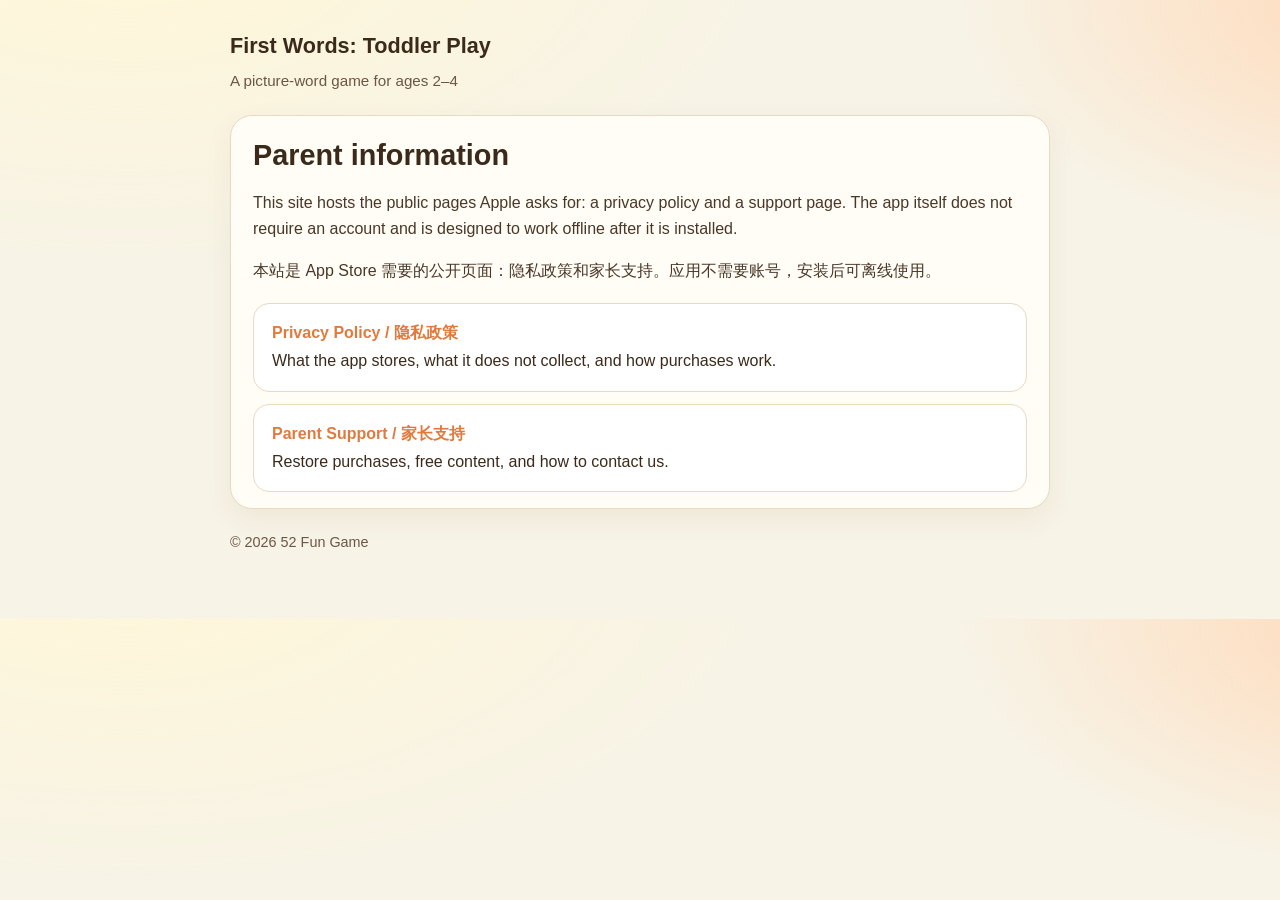
<file: index.html>
<!DOCTYPE html>
<html lang="en">
  <head>
    <meta charset="utf-8" />
    <meta name="viewport" content="width=device-width, initial-scale=1" />
    <title>First Words: Toddler Play</title>
    <meta
      name="description"
      content="Privacy policy and parent support for First Words: Toddler Play."
    />
    <link rel="stylesheet" href="styles.css" />
  </head>
  <body>
    <main class="wrap">
      <div class="brand">
        <strong>First Words: Toddler Play</strong>
        <span>A picture-word game for ages 2–4</span>
      </div>
      <div class="card">
        <h1>Parent information</h1>
        <p>
          This site hosts the public pages Apple asks for: a privacy policy and
          a support page. The app itself does not require an account and is
          designed to work offline after it is installed.
        </p>
        <p>
          本站是 App Store 需要的公开页面：隐私政策和家长支持。应用不需要账号，安装后可离线使用。
        </p>
        <div class="cta">
          <a href="privacy/">
            <strong>Privacy Policy / 隐私政策</strong>
            What the app stores, what it does not collect, and how purchases work.
          </a>
          <a href="support/">
            <strong>Parent Support / 家长支持</strong>
            Restore purchases, free content, and how to contact us.
          </a>
        </div>
      </div>
      <footer>© 2026 52 Fun Game</footer>
    </main>
  </body>
</html>
</file>
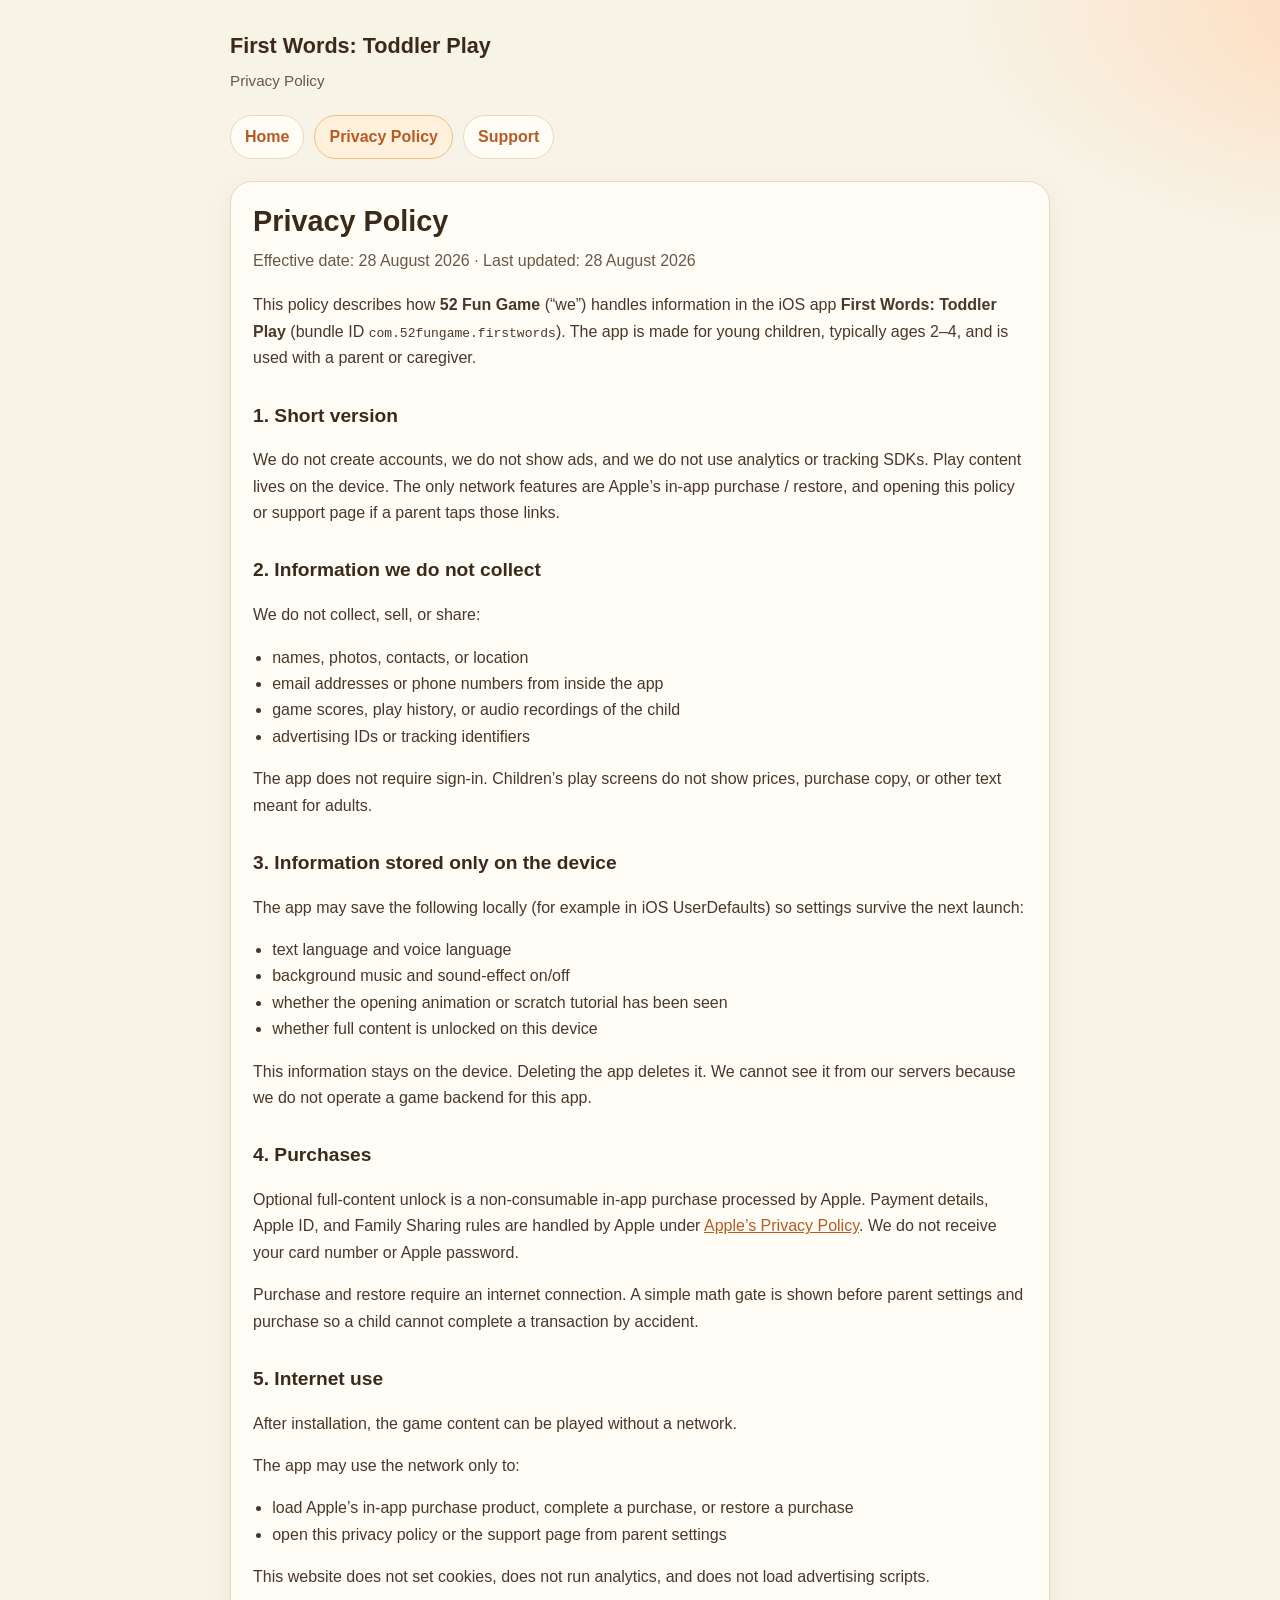
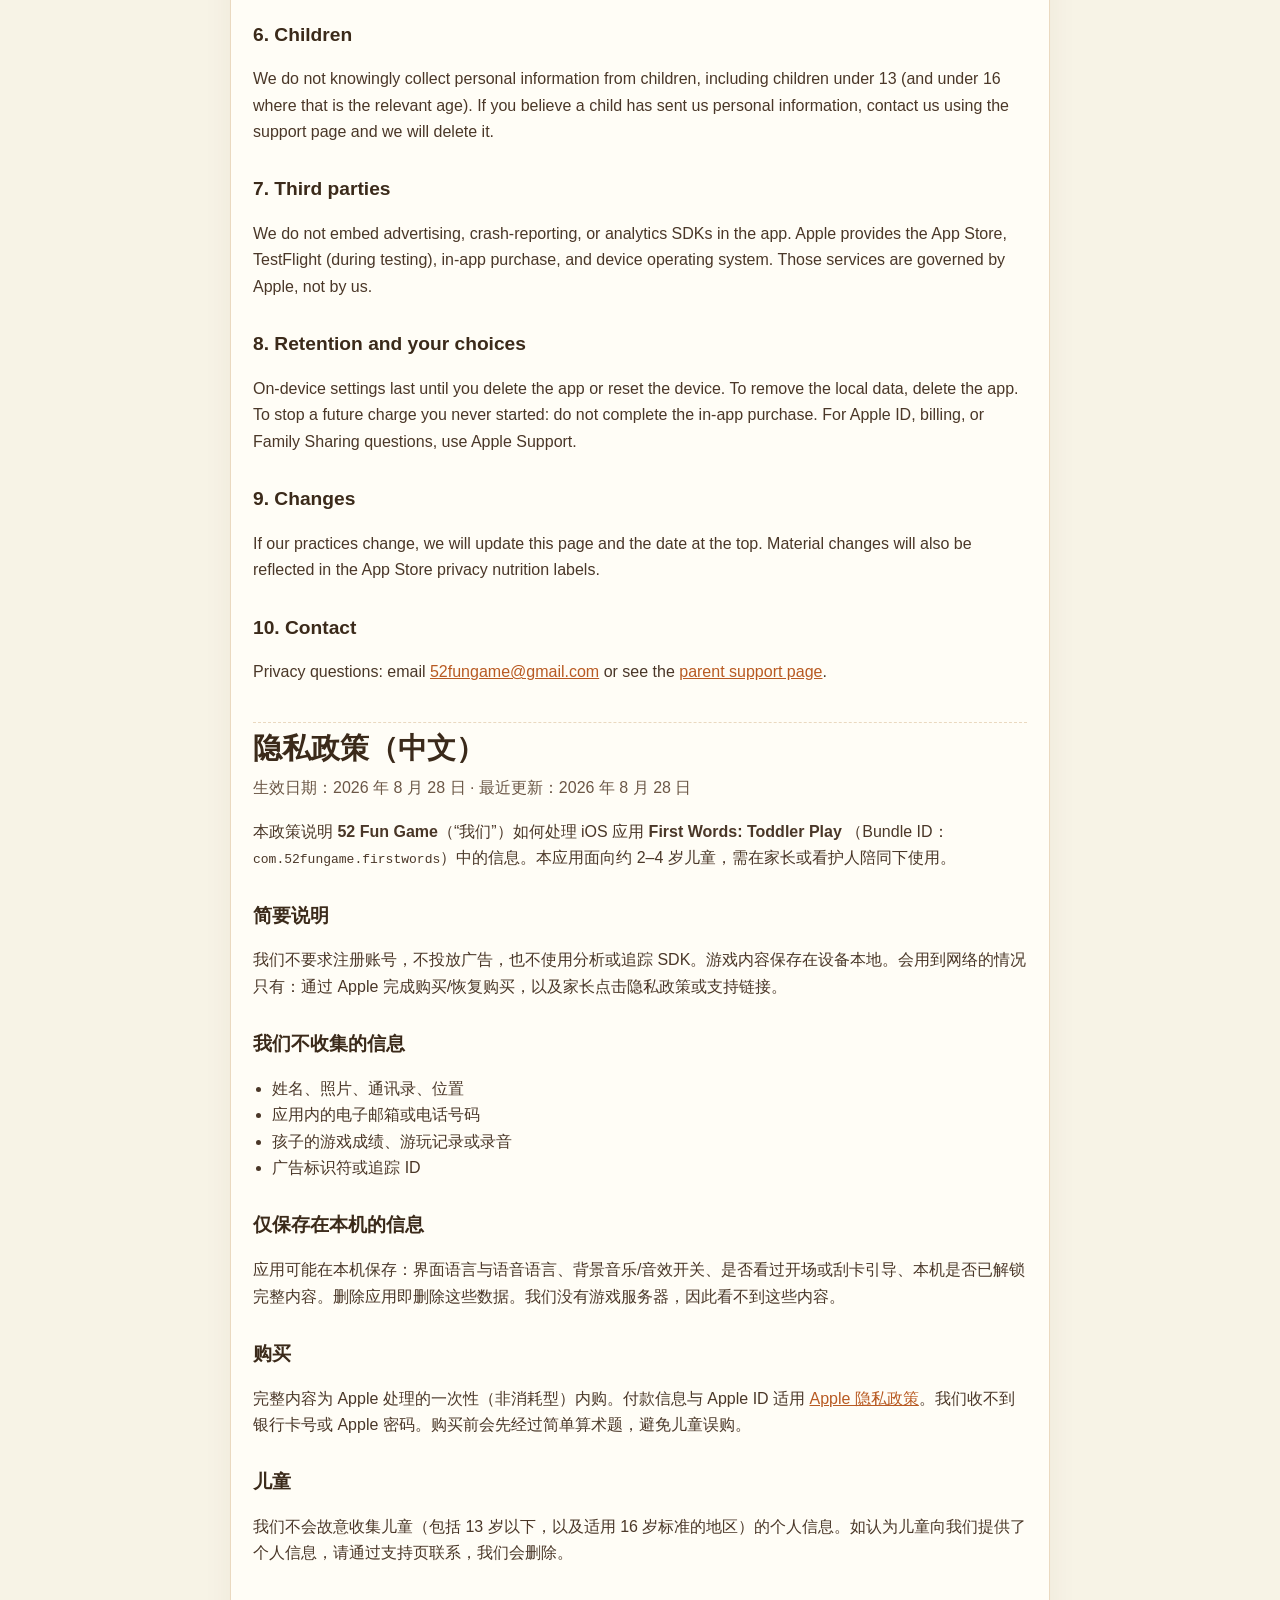
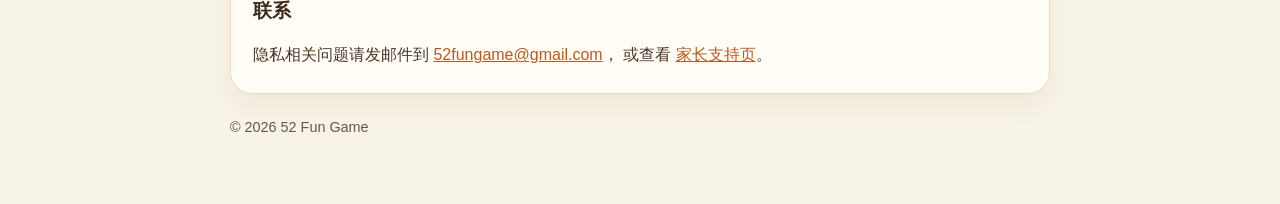
<file: privacy/index.html>
<!DOCTYPE html>
<html lang="en">
  <head>
    <meta charset="utf-8" />
    <meta name="viewport" content="width=device-width, initial-scale=1" />
    <title>Privacy Policy — First Words: Toddler Play</title>
    <meta
      name="description"
      content="Privacy policy for First Words: Toddler Play, a children’s iOS app that does not collect personal data."
    />
    <link rel="stylesheet" href="../styles.css" />
  </head>
  <body>
    <main class="wrap">
      <div class="brand">
        <strong>First Words: Toddler Play</strong>
        <span>Privacy Policy</span>
      </div>
      <nav aria-label="Site">
        <a href="../">Home</a>
        <a href="./" aria-current="page">Privacy Policy</a>
        <a href="../support/">Support</a>
      </nav>
      <article class="card">
        <h1>Privacy Policy</h1>
        <p class="meta">Effective date: 28 August 2026 · Last updated: 28 August 2026</p>

        <p>
          This policy describes how <strong>52 Fun Game</strong> (“we”) handles
          information in the iOS app <strong>First Words: Toddler Play</strong>
          (bundle ID <code>com.52fungame.firstwords</code>). The app is made for
          young children, typically ages 2–4, and is used with a parent or
          caregiver.
        </p>

        <h2>1. Short version</h2>
        <p>
          We do not create accounts, we do not show ads, and we do not use
          analytics or tracking SDKs. Play content lives on the device. The only
          network features are Apple’s in-app purchase / restore, and opening
          this policy or support page if a parent taps those links.
        </p>

        <h2>2. Information we do not collect</h2>
        <p>We do not collect, sell, or share:</p>
        <ul>
          <li>names, photos, contacts, or location</li>
          <li>email addresses or phone numbers from inside the app</li>
          <li>game scores, play history, or audio recordings of the child</li>
          <li>advertising IDs or tracking identifiers</li>
        </ul>
        <p>
          The app does not require sign-in. Children’s play screens do not show
          prices, purchase copy, or other text meant for adults.
        </p>

        <h2>3. Information stored only on the device</h2>
        <p>
          The app may save the following locally (for example in iOS
          UserDefaults) so settings survive the next launch:
        </p>
        <ul>
          <li>text language and voice language</li>
          <li>background music and sound-effect on/off</li>
          <li>whether the opening animation or scratch tutorial has been seen</li>
          <li>whether full content is unlocked on this device</li>
        </ul>
        <p>
          This information stays on the device. Deleting the app deletes it.
          We cannot see it from our servers because we do not operate a game
          backend for this app.
        </p>

        <h2>4. Purchases</h2>
        <p>
          Optional full-content unlock is a non-consumable in-app purchase
          processed by Apple. Payment details, Apple ID, and Family Sharing
          rules are handled by Apple under
          <a href="https://www.apple.com/legal/privacy/">Apple’s Privacy Policy</a>.
          We do not receive your card number or Apple password.
        </p>
        <p>
          Purchase and restore require an internet connection. A simple math
          gate is shown before parent settings and purchase so a child cannot
          complete a transaction by accident.
        </p>

        <h2>5. Internet use</h2>
        <p>After installation, the game content can be played without a network.</p>
        <p>The app may use the network only to:</p>
        <ul>
          <li>load Apple’s in-app purchase product, complete a purchase, or restore a purchase</li>
          <li>open this privacy policy or the support page from parent settings</li>
        </ul>
        <p>
          This website does not set cookies, does not run analytics, and does
          not load advertising scripts.
        </p>

        <h2>6. Children</h2>
        <p>
          We do not knowingly collect personal information from children,
          including children under 13 (and under 16 where that is the relevant
          age). If you believe a child has sent us personal information, contact
          us using the support page and we will delete it.
        </p>

        <h2>7. Third parties</h2>
        <p>
          We do not embed advertising, crash-reporting, or analytics SDKs in the
          app. Apple provides the App Store, TestFlight (during testing),
          in-app purchase, and device operating system. Those services are
          governed by Apple, not by us.
        </p>

        <h2>8. Retention and your choices</h2>
        <p>
          On-device settings last until you delete the app or reset the device.
          To remove the local data, delete the app. To stop a future charge you
          never started: do not complete the in-app purchase. For Apple ID,
          billing, or Family Sharing questions, use Apple Support.
        </p>

        <h2>9. Changes</h2>
        <p>
          If our practices change, we will update this page and the date at the
          top. Material changes will also be reflected in the App Store privacy
          nutrition labels.
        </p>

        <h2>10. Contact</h2>
        <p>
          Privacy questions: email
          <a href="mailto:52fungame@gmail.com">52fungame@gmail.com</a>
          or see the
          <a href="../support/">parent support page</a>.
        </p>

        <section class="lang" lang="zh-Hans">
          <h1>隐私政策（中文）</h1>
          <p class="meta">生效日期：2026 年 8 月 28 日 · 最近更新：2026 年 8 月 28 日</p>
          <p>
            本政策说明 <strong>52 Fun Game</strong>（“我们”）如何处理 iOS 应用
            <strong>First Words: Toddler Play</strong>
            （Bundle ID：<code>com.52fungame.firstwords</code>）中的信息。本应用面向约 2–4 岁儿童，需在家长或看护人陪同下使用。
          </p>
          <h2>简要说明</h2>
          <p>
            我们不要求注册账号，不投放广告，也不使用分析或追踪 SDK。游戏内容保存在设备本地。会用到网络的情况只有：通过 Apple 完成购买/恢复购买，以及家长点击隐私政策或支持链接。
          </p>
          <h2>我们不收集的信息</h2>
          <ul>
            <li>姓名、照片、通讯录、位置</li>
            <li>应用内的电子邮箱或电话号码</li>
            <li>孩子的游戏成绩、游玩记录或录音</li>
            <li>广告标识符或追踪 ID</li>
          </ul>
          <h2>仅保存在本机的信息</h2>
          <p>应用可能在本机保存：界面语言与语音语言、背景音乐/音效开关、是否看过开场或刮卡引导、本机是否已解锁完整内容。删除应用即删除这些数据。我们没有游戏服务器，因此看不到这些内容。</p>
          <h2>购买</h2>
          <p>
            完整内容为 Apple 处理的一次性（非消耗型）内购。付款信息与 Apple ID 适用
            <a href="https://www.apple.com/legal/privacy/">Apple 隐私政策</a>。我们收不到银行卡号或 Apple 密码。购买前会先经过简单算术题，避免儿童误购。
          </p>
          <h2>儿童</h2>
          <p>我们不会故意收集儿童（包括 13 岁以下，以及适用 16 岁标准的地区）的个人信息。如认为儿童向我们提供了个人信息，请通过支持页联系，我们会删除。</p>
          <h2>联系</h2>
          <p>
            隐私相关问题请发邮件到
            <a href="mailto:52fungame@gmail.com">52fungame@gmail.com</a>，
            或查看
            <a href="../support/">家长支持页</a>。
          </p>
        </section>
      </article>
      <footer>© 2026 52 Fun Game</footer>
    </main>
  </body>
</html>
</file>
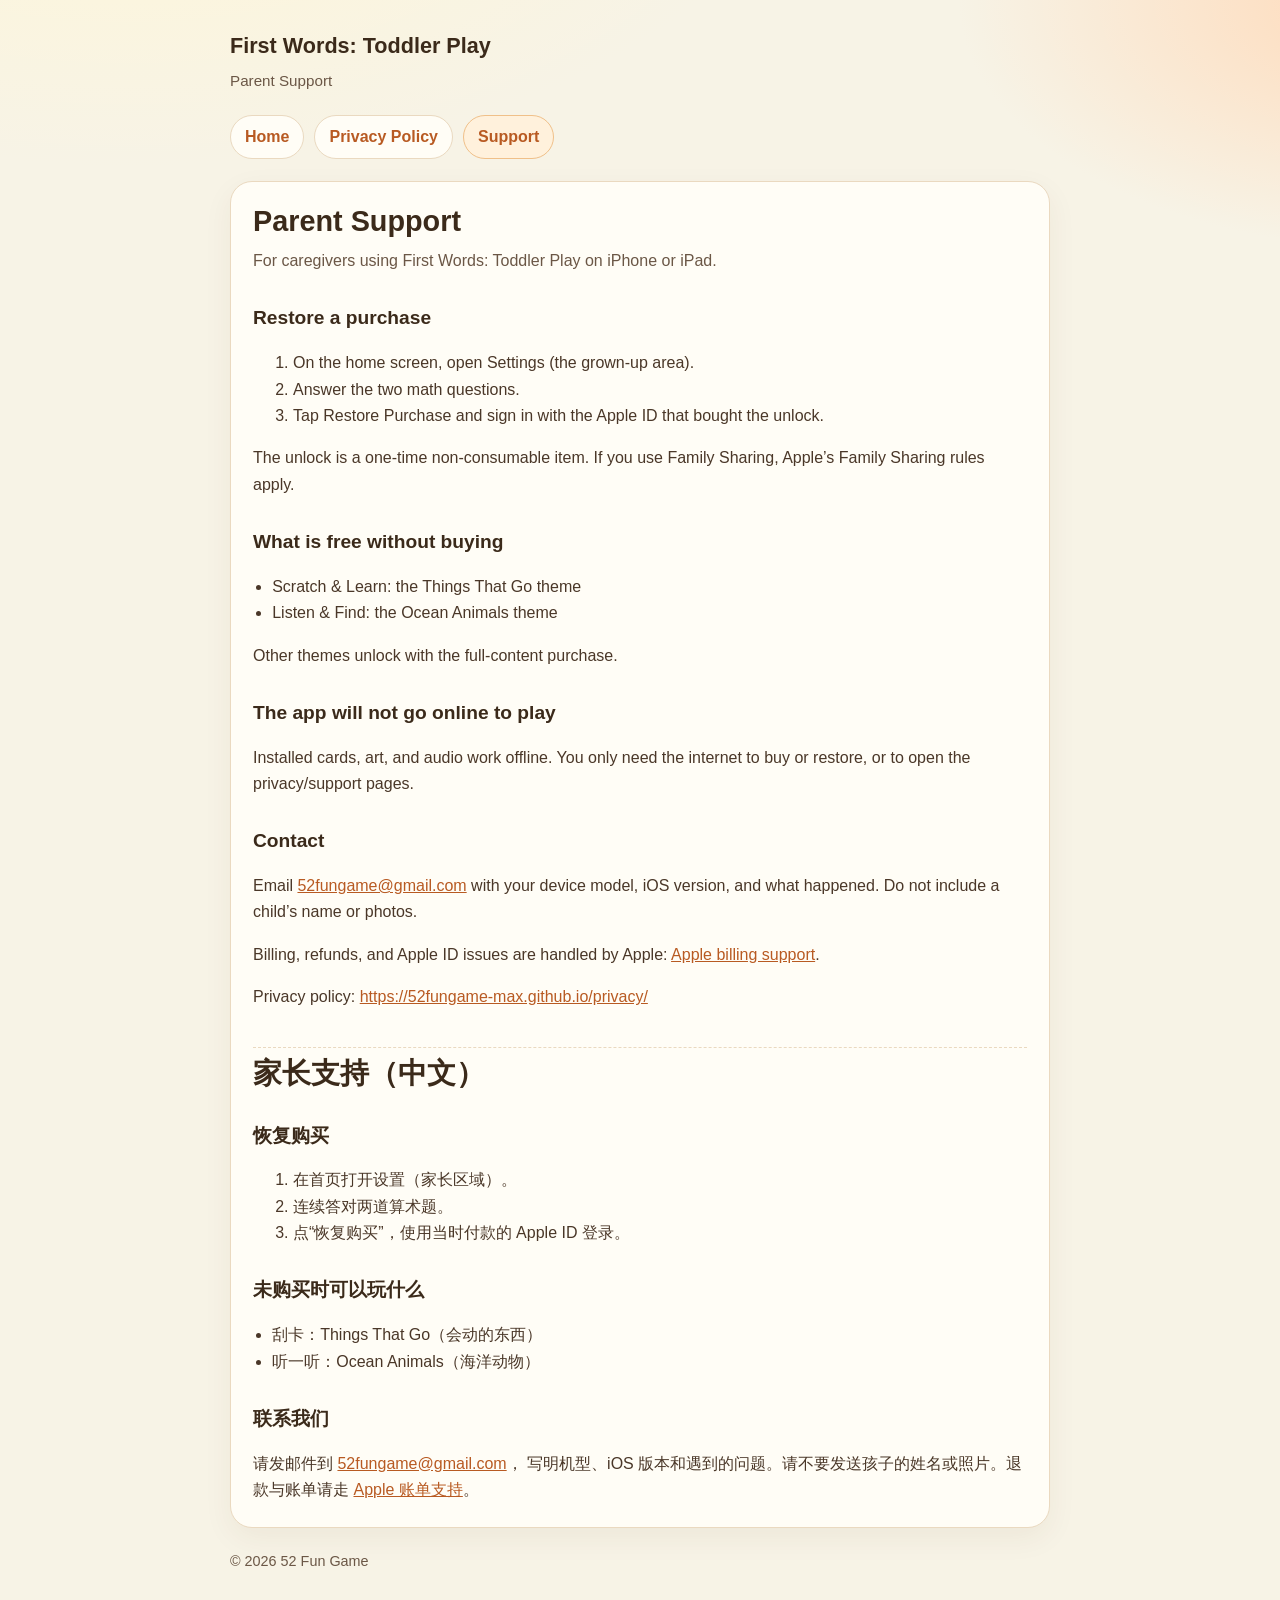
<file: support/index.html>
<!DOCTYPE html>
<html lang="en">
  <head>
    <meta charset="utf-8" />
    <meta name="viewport" content="width=device-width, initial-scale=1" />
    <title>Parent Support — First Words: Toddler Play</title>
    <meta
      name="description"
      content="Parent support for First Words: Toddler Play: restore purchases, free content, and contact."
    />
    <link rel="stylesheet" href="../styles.css" />
  </head>
  <body>
    <main class="wrap">
      <div class="brand">
        <strong>First Words: Toddler Play</strong>
        <span>Parent Support</span>
      </div>
      <nav aria-label="Site">
        <a href="../">Home</a>
        <a href="../privacy/">Privacy Policy</a>
        <a href="./" aria-current="page">Support</a>
      </nav>
      <article class="card">
        <h1>Parent Support</h1>
        <p class="meta">For caregivers using First Words: Toddler Play on iPhone or iPad.</p>

        <h2>Restore a purchase</h2>
        <ol>
          <li>On the home screen, open Settings (the grown-up area).</li>
          <li>Answer the two math questions.</li>
          <li>Tap Restore Purchase and sign in with the Apple ID that bought the unlock.</li>
        </ol>
        <p>
          The unlock is a one-time non-consumable item. If you use Family Sharing,
          Apple’s Family Sharing rules apply.
        </p>

        <h2>What is free without buying</h2>
        <ul>
          <li>Scratch &amp; Learn: the Things That Go theme</li>
          <li>Listen &amp; Find: the Ocean Animals theme</li>
        </ul>
        <p>Other themes unlock with the full-content purchase.</p>

        <h2>The app will not go online to play</h2>
        <p>
          Installed cards, art, and audio work offline. You only need the
          internet to buy or restore, or to open the privacy/support pages.
        </p>

        <h2>Contact</h2>
        <p>
          Email
          <a href="mailto:52fungame@gmail.com">52fungame@gmail.com</a>
          with your device model, iOS version, and what happened. Do not
          include a child’s name or photos.
        </p>
        <p>
          Billing, refunds, and Apple ID issues are handled by Apple:
          <a href="https://support.apple.com/billing">Apple billing support</a>.
        </p>
        <p>
          Privacy policy:
          <a href="../privacy/">https://52fungame-max.github.io/privacy/</a>
        </p>

        <section class="lang" lang="zh-Hans">
          <h1>家长支持（中文）</h1>
          <h2>恢复购买</h2>
          <ol>
            <li>在首页打开设置（家长区域）。</li>
            <li>连续答对两道算术题。</li>
            <li>点“恢复购买”，使用当时付款的 Apple ID 登录。</li>
          </ol>
          <h2>未购买时可以玩什么</h2>
          <ul>
            <li>刮卡：Things That Go（会动的东西）</li>
            <li>听一听：Ocean Animals（海洋动物）</li>
          </ul>
          <h2>联系我们</h2>
          <p>
            请发邮件到
            <a href="mailto:52fungame@gmail.com">52fungame@gmail.com</a>，
            写明机型、iOS 版本和遇到的问题。请不要发送孩子的姓名或照片。退款与账单请走
            <a href="https://support.apple.com/zh-cn/billing">Apple 账单支持</a>。
          </p>
        </section>
      </article>
      <footer>© 2026 52 Fun Game</footer>
    </main>
  </body>
</html>
</file>
<file: styles.css>
:root {
  --cream: #f7f3e6;
  --ink: #3b2a1a;
  --muted: #6b5746;
  --card: #fffdf6;
  --line: #ead9c0;
  --accent: #e07a3d;
  --link: #b85a22;
}

* {
  box-sizing: border-box;
}

html {
  scroll-behavior: smooth;
}

body {
  margin: 0;
  font-family: "Segoe UI", "PingFang SC", "Hiragino Sans GB", "Noto Sans SC",
    "Microsoft YaHei", sans-serif;
  background: radial-gradient(1200px 600px at 10% -10%, #fff7d8 0%, transparent 55%),
    radial-gradient(900px 500px at 110% 0%, #ffd9b8 0%, transparent 50%),
    var(--cream);
  color: var(--ink);
  line-height: 1.65;
}

a {
  color: var(--link);
}

.wrap {
  width: min(820px, calc(100% - 32px));
  margin: 0 auto;
  padding: 28px 0 64px;
}

.brand {
  display: flex;
  flex-direction: column;
  gap: 4px;
  margin-bottom: 22px;
}

.brand strong {
  font-size: 1.35rem;
}

.brand span {
  color: var(--muted);
  font-size: 0.95rem;
}

nav {
  display: flex;
  flex-wrap: wrap;
  gap: 10px;
  margin-bottom: 22px;
}

nav a {
  display: inline-block;
  padding: 8px 14px;
  border-radius: 999px;
  background: var(--card);
  border: 1px solid var(--line);
  text-decoration: none;
  font-weight: 600;
}

nav a[aria-current="page"] {
  background: #fff1dc;
  border-color: #f0c089;
}

.card {
  background: var(--card);
  border: 1px solid var(--line);
  border-radius: 22px;
  padding: 22px 22px 8px;
  box-shadow: 0 10px 30px rgba(80, 50, 20, 0.06);
}

h1 {
  margin: 0 0 8px;
  font-size: 1.8rem;
  line-height: 1.25;
}

.meta {
  color: var(--muted);
  margin: 0 0 18px;
}

h2 {
  margin: 28px 0 8px;
  font-size: 1.2rem;
}

p,
li {
  color: #4a3728;
}

ul {
  padding-left: 1.2rem;
}

.lang {
  margin-top: 36px;
  padding-top: 8px;
  border-top: 1px dashed var(--line);
}

.cta {
  display: grid;
  gap: 12px;
  margin: 18px 0 8px;
}

.cta a {
  display: block;
  padding: 16px 18px;
  border-radius: 16px;
  background: #fff;
  border: 1px solid var(--line);
  text-decoration: none;
  color: inherit;
}

.cta a strong {
  display: block;
  color: var(--accent);
  margin-bottom: 2px;
}

footer {
  margin-top: 22px;
  color: var(--muted);
  font-size: 0.9rem;
}
</file>
